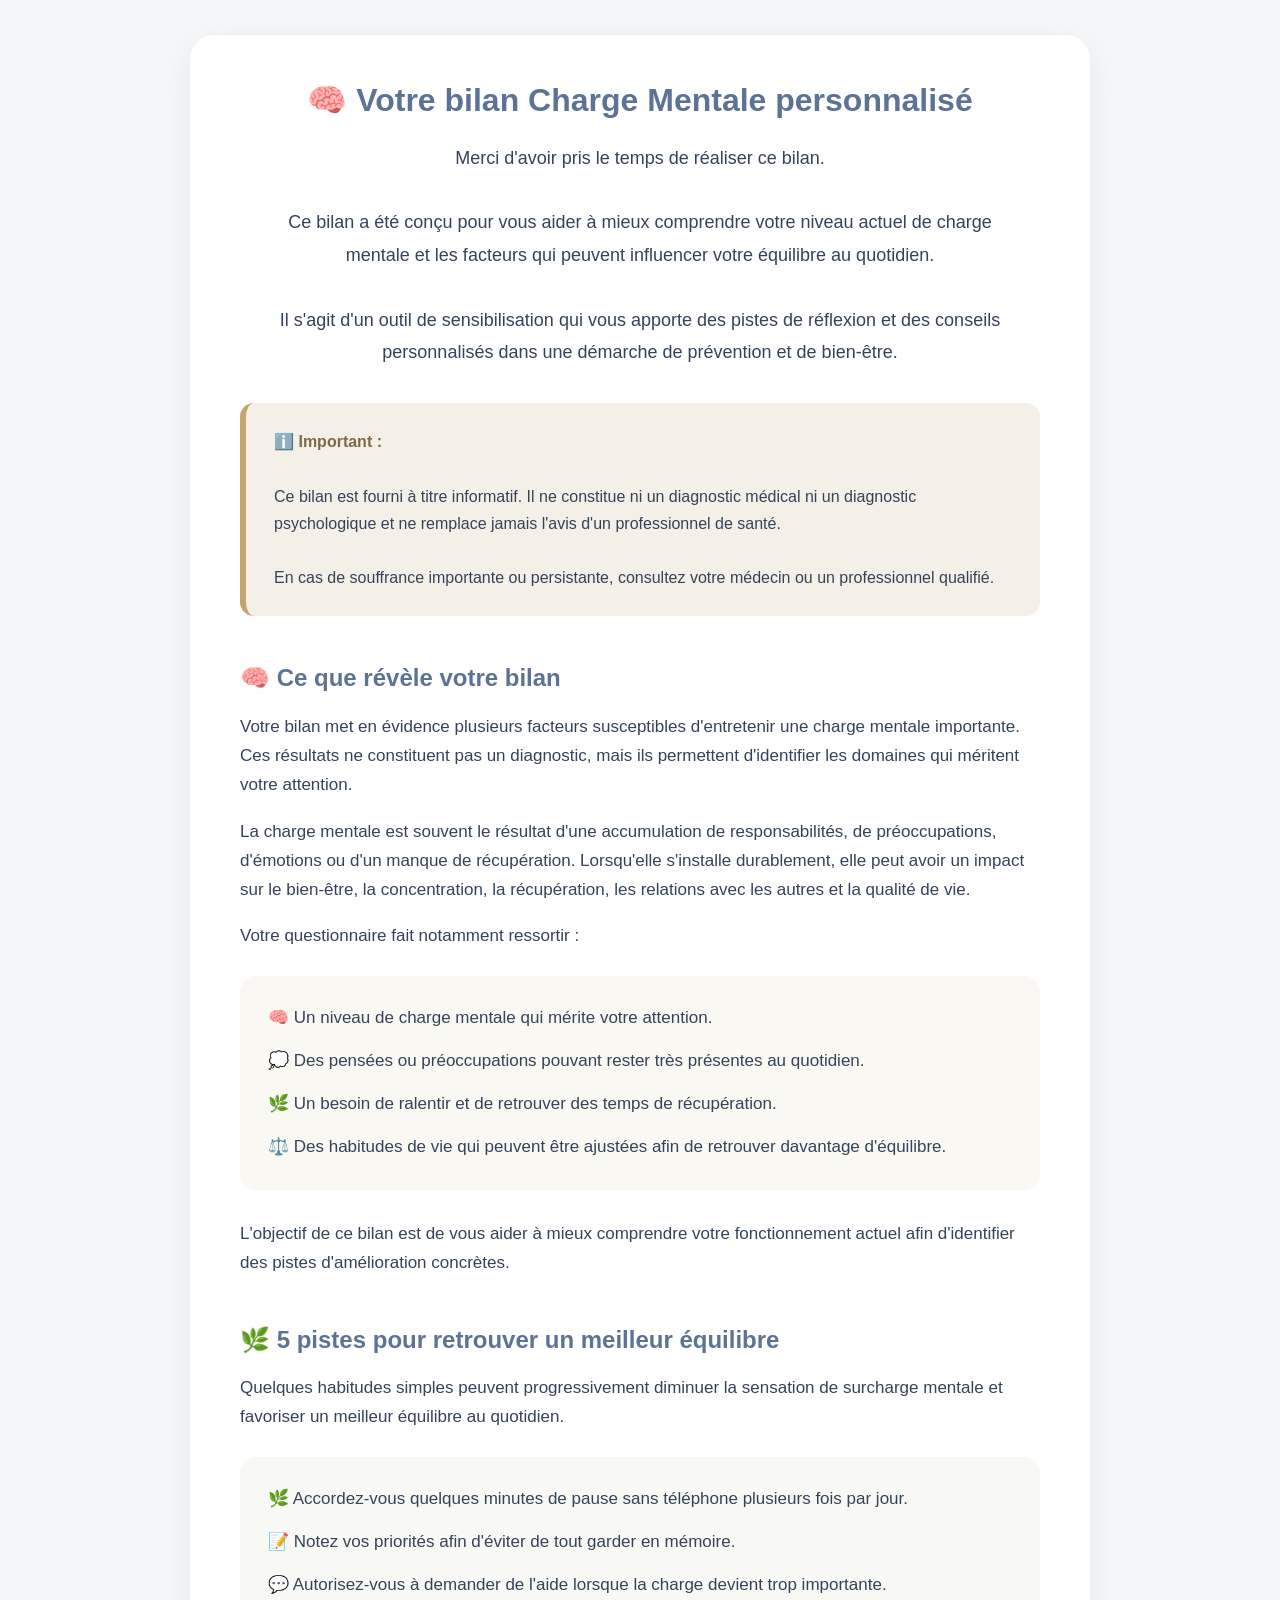
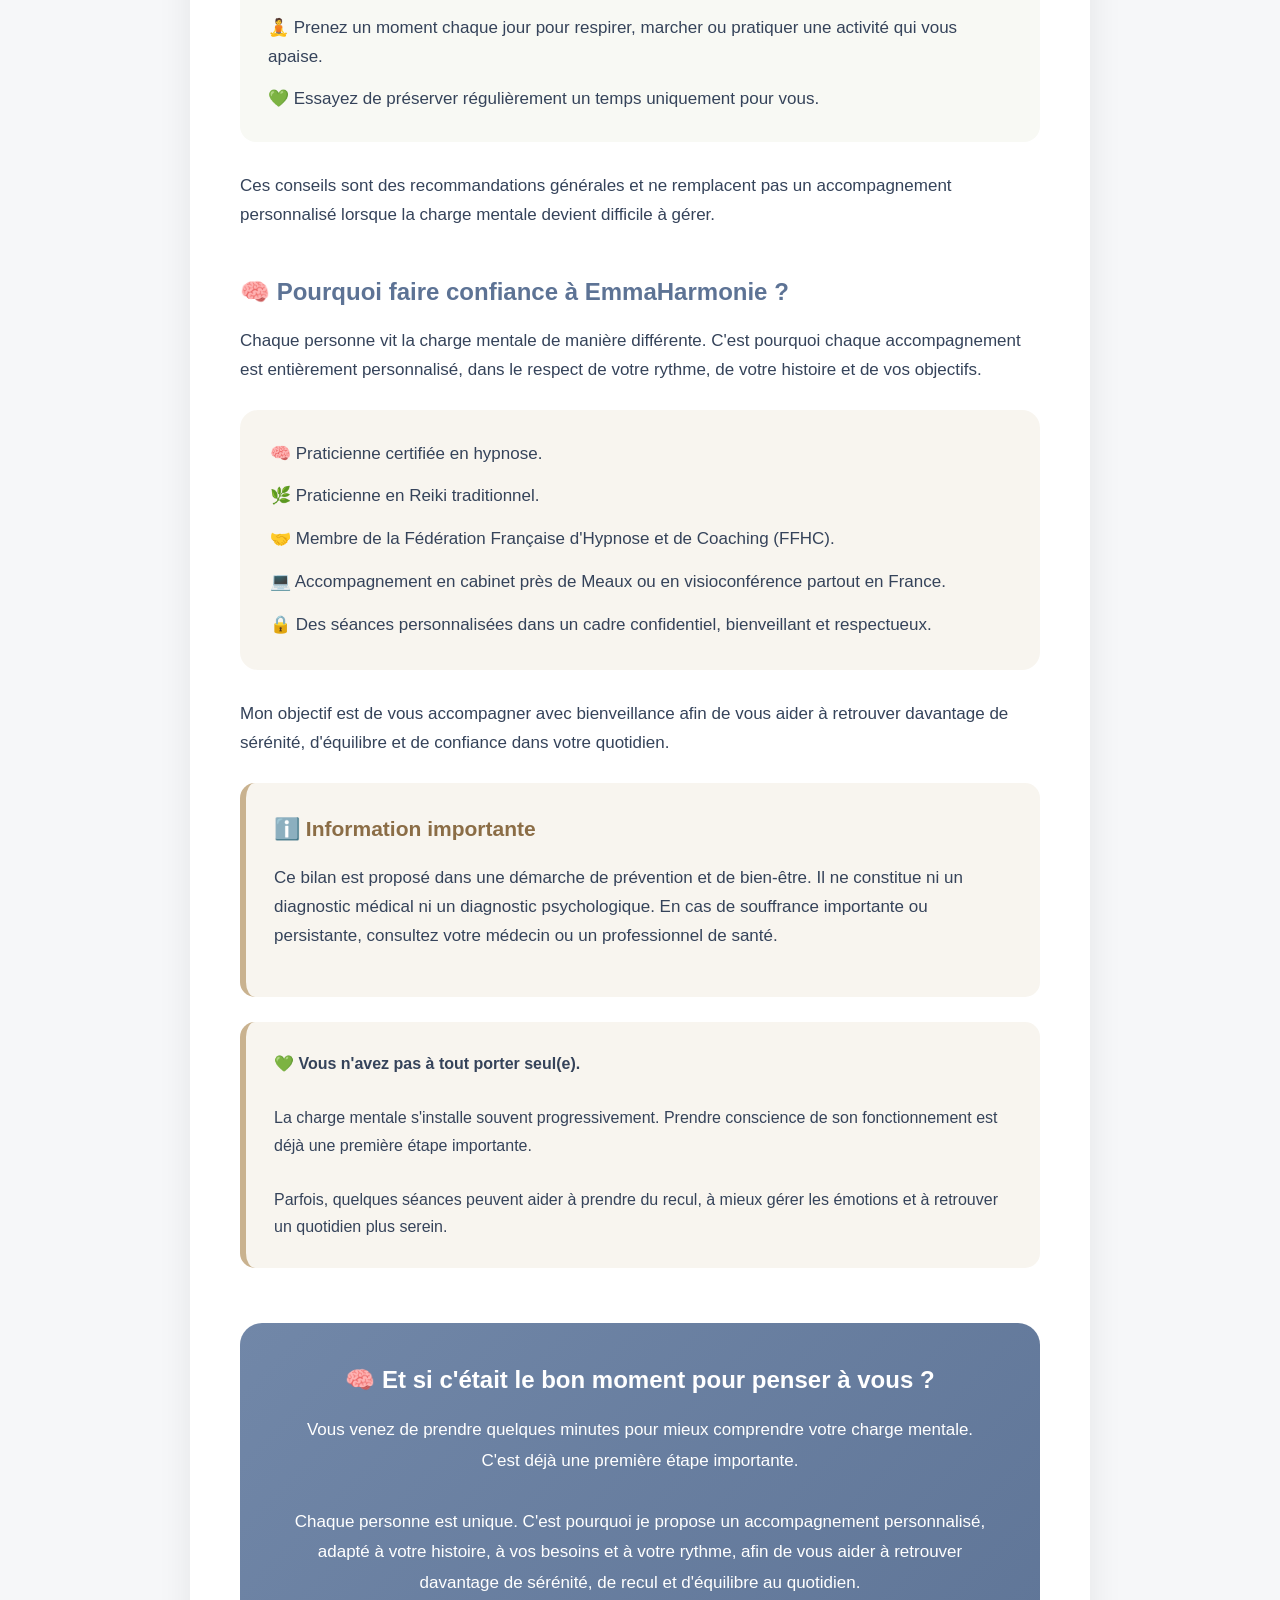
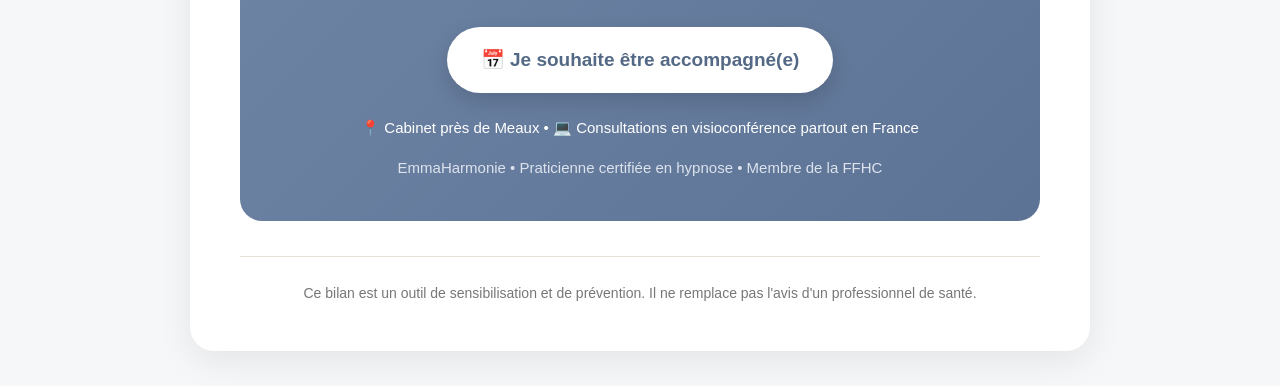
<file: bilan.html>
<!DOCTYPE html>
<html lang="fr">

<head>

<meta charset="UTF-8">

<meta name="viewport" content="width=device-width, initial-scale=1.0">

<title>Votre bilan de charge mentale personnalisé | EmmaHarmonie</title>

<style>

*{
    box-sizing:border-box;
}

body{
    margin:0;
    padding:0;
    background:#f6f7f9;
    font-family:Arial, Helvetica, sans-serif;
    color:#35435a;
    line-height:1.7;
}

.container{
    width:calc(100% - 32px);
    max-width:900px;
    margin:35px auto;
    background:#ffffff;
    padding:45px 50px;
    border-radius:24px;
    box-shadow:0 10px 35px rgba(0,0,0,0.08);
}

h1{
    text-align:center;
    color:#5d7395;
    font-size:32px;
    margin:0 0 20px;
    line-height:1.3;
}

h2{
    color:#5d7395;
    font-size:24px;
    margin:0 0 18px;
    line-height:1.4;
}

h3{
    color:#8b6d46;
    font-size:21px;
    margin:0 0 18px;
}

p{
    font-size:17px;
    margin:0 0 18px;
}

.intro{
    text-align:center;
    font-size:18px;
    line-height:1.8;
    margin:0 auto 35px;
    max-width:760px;
}

.section{
    margin-top:45px;
}

.section:first-of-type{
    margin-top:35px;
}

.info-box{
    background:#f4efe7;
    padding:25px 28px;
    border-left:6px solid #c5a46d;
    border-radius:14px;
    margin-top:30px;
    font-size:16px;
}

.info-box strong{
    color:#806a46;
}

.result-box{
    background:#faf8f3;
    padding:28px;
    border-radius:16px;
    margin-top:25px;
}

.result-box p{
    margin-bottom:14px;
}

.result-box p:last-child{
    margin-bottom:0;
}

.tips-box{
    background:#f8f9f4;
    padding:28px;
    border-radius:16px;
    margin-top:25px;
}

.tips-box p{
    margin-bottom:14px;
}

.tips-box p:last-child{
    margin-bottom:0;
}

.confidence-box{
    background:#f8f5ef;
    padding:30px;
    border-radius:18px;
    margin-top:25px;
}

.confidence-box p{
    margin-bottom:14px;
}

.confidence-box p:last-child{
    margin-bottom:0;
}

.highlight-box{
    background:#f8f5ef;
    padding:28px;
    border-left:6px solid #c9b28f;
    border-radius:15px;
    margin-top:25px;
}

.cta{
    margin-top:55px;
    padding:40px 30px;
    background:linear-gradient(135deg,#7187a8,#5d7395);
    border-radius:22px;
    text-align:center;
    color:white;
}

.cta h2{
    color:white;
    border:none;
    margin-bottom:18px;
}

.cta p{
    max-width:700px;
    margin:0 auto 28px;
    font-size:17px;
    line-height:1.8;
}

.button{
    display:inline-block;
    background:#ffffff;
    color:#536985;
    padding:17px 34px;
    border-radius:40px;
    text-decoration:none;
    font-size:19px;
    font-weight:bold;
    box-shadow:0 8px 20px rgba(0,0,0,0.15);
    transition:transform 0.2s ease, box-shadow 0.2s ease;
}

.button:hover{
    transform:translateY(-2px);
    box-shadow:0 12px 25px rgba(0,0,0,0.2);
}

.location{
    margin-top:22px;
    font-size:15px;
    color:#6d7890;
}

.signature{
    margin-top:15px;
    font-size:15px;
    color:#dce3ed;
}

.footer-note{
    text-align:center;
    margin-top:35px;
    padding-top:25px;
    border-top:1px solid #e7e1d6;
    font-size:14px;
    color:#777;
}

@media(max-width:700px){

    .container{
        width:calc(100% - 20px);
        margin:15px auto;
        padding:30px 22px;
        border-radius:18px;
    }

    h1{
        font-size:26px;
    }

    h2{
        font-size:21px;
    }

    h3{
        font-size:19px;
    }

    p{
        font-size:16px;
    }

    .intro{
        font-size:17px;
    }

    .info-box,
    .result-box,
    .tips-box,
    .confidence-box,
    .highlight-box{
        padding:22px;
    }

    .cta{
        padding:30px 20px;
        margin-top:40px;
    }

    .cta h2{
        font-size:21px;
    }

    .button{
        width:100%;
        padding:16px 20px;
        font-size:17px;
    }

}

</style>

</head>


<body>

<div class="container">


<h1>🧠 Votre bilan Charge Mentale personnalisé</h1>


<p class="intro">

Merci d'avoir pris le temps de réaliser ce bilan.

<br><br>

Ce bilan a été conçu pour vous aider à mieux comprendre votre niveau actuel de charge mentale et les facteurs qui peuvent influencer votre équilibre au quotidien.

<br><br>

Il s'agit d'un outil de sensibilisation qui vous apporte des pistes de réflexion et des conseils personnalisés dans une démarche de prévention et de bien-être.

</p>


<div class="info-box">

<strong>ℹ️ Important :</strong>

<br><br>

Ce bilan est fourni à titre informatif.

Il ne constitue ni un diagnostic médical ni un diagnostic psychologique et ne remplace jamais l'avis d'un professionnel de santé.

<br><br>

En cas de souffrance importante ou persistante, consultez votre médecin ou un professionnel qualifié.

</div>



<div class="section">

<h2>🧠 Ce que révèle votre bilan</h2>

<p>

Votre bilan met en évidence plusieurs facteurs susceptibles d'entretenir une charge mentale importante. Ces résultats ne constituent pas un diagnostic, mais ils permettent d'identifier les domaines qui méritent votre attention.

</p>

<p>

La charge mentale est souvent le résultat d'une accumulation de responsabilités, de préoccupations, d'émotions ou d'un manque de récupération. Lorsqu'elle s'installe durablement, elle peut avoir un impact sur le bien-être, la concentration, la récupération, les relations avec les autres et la qualité de vie.

</p>

<p>

Votre questionnaire fait notamment ressortir :

</p>


<div class="result-box">

<p>🧠 Un niveau de charge mentale qui mérite votre attention.</p>

<p>💭 Des pensées ou préoccupations pouvant rester très présentes au quotidien.</p>

<p>🌿 Un besoin de ralentir et de retrouver des temps de récupération.</p>

<p>⚖️ Des habitudes de vie qui peuvent être ajustées afin de retrouver davantage d'équilibre.</p>

</div>


<p style="margin-top:30px;">

L'objectif de ce bilan est de vous aider à mieux comprendre votre fonctionnement actuel afin d'identifier des pistes d'amélioration concrètes.

</p>

</div>



<div class="section">

<h2>🌿 5 pistes pour retrouver un meilleur équilibre</h2>

<p>

Quelques habitudes simples peuvent progressivement diminuer la sensation de surcharge mentale et favoriser un meilleur équilibre au quotidien.

</p>


<div class="tips-box">

<p>🌿 Accordez-vous quelques minutes de pause sans téléphone plusieurs fois par jour.</p>

<p>📝 Notez vos priorités afin d'éviter de tout garder en mémoire.</p>

<p>💬 Autorisez-vous à demander de l'aide lorsque la charge devient trop importante.</p>

<p>🧘 Prenez un moment chaque jour pour respirer, marcher ou pratiquer une activité qui vous apaise.</p>

<p>💚 Essayez de préserver régulièrement un temps uniquement pour vous.</p>

</div>


<p style="margin-top:30px;">

Ces conseils sont des recommandations générales et ne remplacent pas un accompagnement personnalisé lorsque la charge mentale devient difficile à gérer.

</p>

</div>



<div class="section">

<h2>🧠 Pourquoi faire confiance à EmmaHarmonie ?</h2>

<p>

Chaque personne vit la charge mentale de manière différente. C'est pourquoi chaque accompagnement est entièrement personnalisé, dans le respect de votre rythme, de votre histoire et de vos objectifs.

</p>


<div class="confidence-box">

<p>🧠 Praticienne certifiée en hypnose.</p>

<p>🌿 Praticienne en Reiki traditionnel.</p>

<p>🤝 Membre de la Fédération Française d'Hypnose et de Coaching (FFHC).</p>

<p>💻 Accompagnement en cabinet près de Meaux ou en visioconférence partout en France.</p>

<p>🔒 Des séances personnalisées dans un cadre confidentiel, bienveillant et respectueux.</p>

</div>


<p style="margin-top:30px;">

Mon objectif est de vous accompagner avec bienveillance afin de vous aider à retrouver davantage de sérénité, d'équilibre et de confiance dans votre quotidien.

</p>

</div>



<div class="highlight-box">

<h3>ℹ️ Information importante</h3>

<p>

Ce bilan est proposé dans une démarche de prévention et de bien-être.

Il ne constitue ni un diagnostic médical ni un diagnostic psychologique.

En cas de souffrance importante ou persistante, consultez votre médecin ou un professionnel de santé.

</p>

</div>



<div class="highlight-box">

<strong>💚 Vous n'avez pas à tout porter seul(e).</strong>

<br><br>

La charge mentale s'installe souvent progressivement. Prendre conscience de son fonctionnement est déjà une première étape importante.

<br><br>

Parfois, quelques séances peuvent aider à prendre du recul, à mieux gérer les émotions et à retrouver un quotidien plus serein.

</div>



<div class="cta">

<h2>🧠 Et si c'était le bon moment pour penser à vous ?</h2>

<p>

Vous venez de prendre quelques minutes pour mieux comprendre votre charge mentale.

C'est déjà une première étape importante.

<br><br>

Chaque personne est unique. C'est pourquoi je propose un accompagnement personnalisé, adapté à votre histoire, à vos besoins et à votre rythme, afin de vous aider à retrouver davantage de sérénité, de recul et d'équilibre au quotidien.

</p>


<a
href="https://www.planity.com/emmanuelle-luu-emmaharmonie-hypnose-reiki-77450-isles-les-villenoy"
class="button"
target="_blank"
rel="noopener"
>
📅 Je souhaite être accompagné(e)
</a>


<div class="location" style="color: white;">

📍 Cabinet près de Meaux • 💻 Consultations en visioconférence partout en France

</div>


<div class="signature">

EmmaHarmonie • Praticienne certifiée en hypnose • Membre de la FFHC

</div>

</div>



<div class="footer-note">

Ce bilan est un outil de sensibilisation et de prévention. Il ne remplace pas l'avis d'un professionnel de santé.

</div>


</div>

</body>

</html>
</file>
